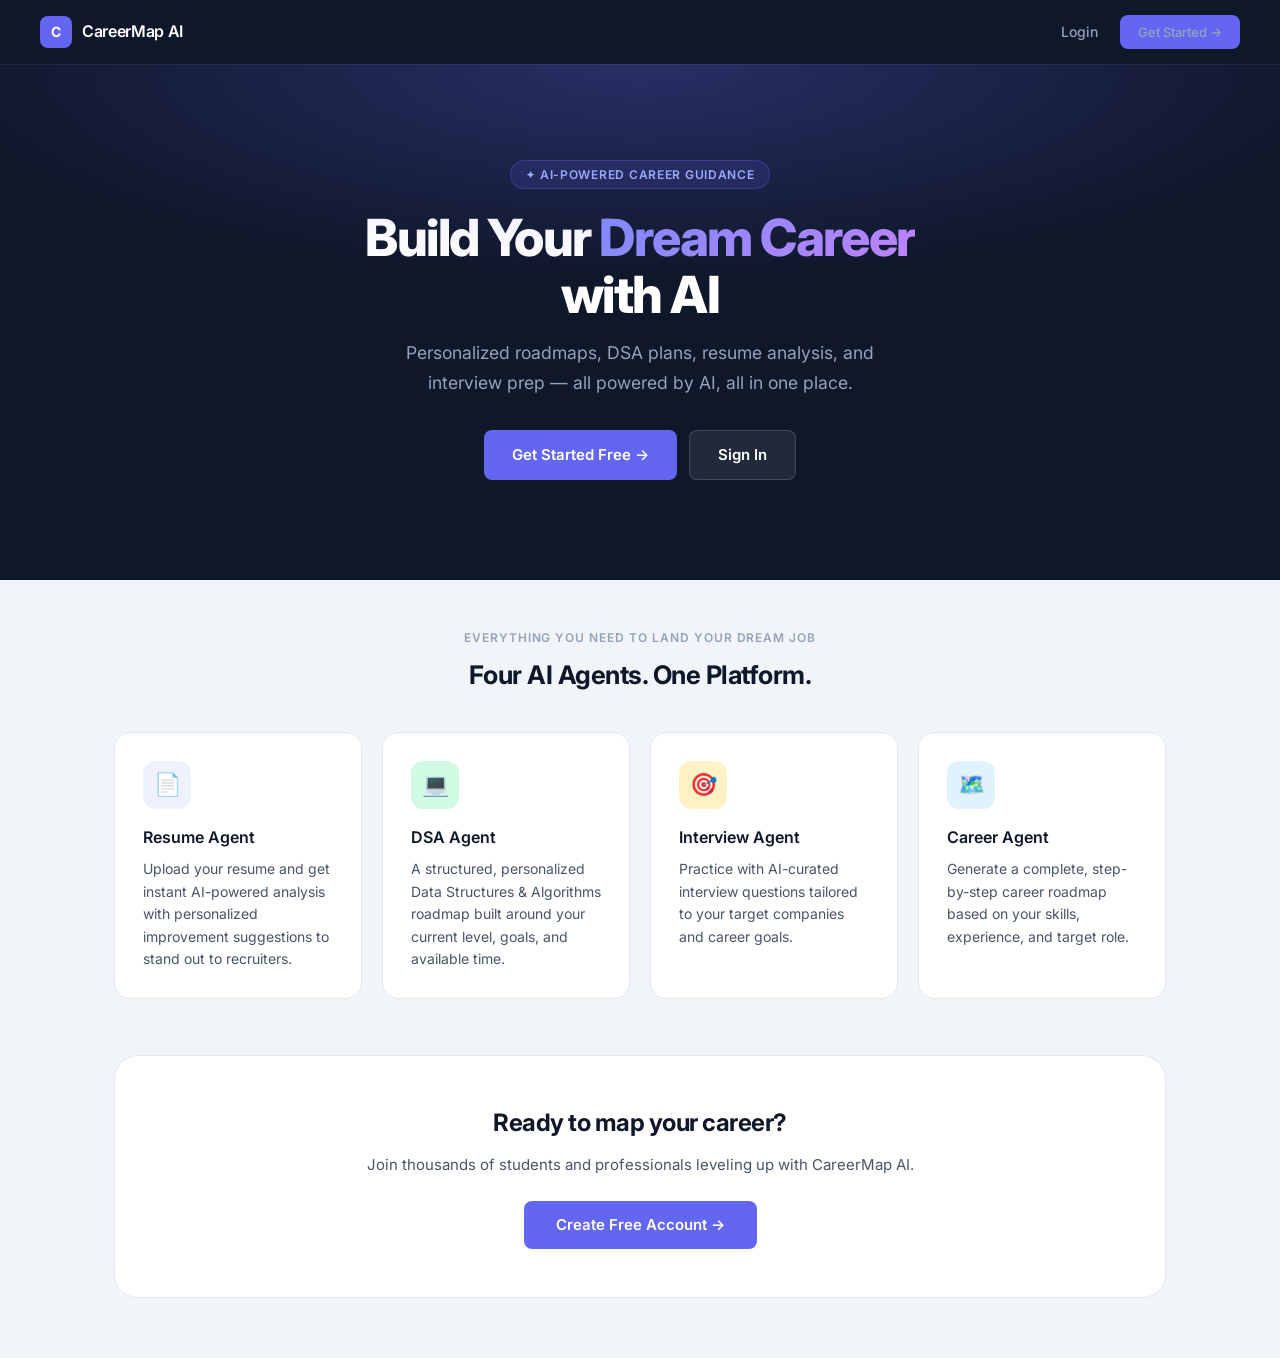
<file: src/main/resources/static/index.html>
<!DOCTYPE html>
<html lang="en">
<head>
  <meta charset="UTF-8">
  <meta name="viewport" content="width=device-width, initial-scale=1.0">
  <title>CareerMap AI — Build Your Dream Career</title>
  <link rel="stylesheet" href="style.css">
</head>
<body>

  <!-- Navbar -->
  <nav class="navbar">
    <a class="navbar-brand" href="index.html">
      <div class="navbar-logo">C</div>
      <span class="navbar-title">CareerMap AI</span>
    </a>
    <div class="navbar-nav">
      <a href="login.html">Login</a>
      <a href="register.html" class="btn btn-primary" style="font-size:13px; padding:7px 18px;">Get Started →</a>
    </div>
  </nav>

  <!-- Hero -->
  <section class="hero" style="padding: 96px 40px 100px;">
    <div class="hero-badge">✦ AI-Powered Career Guidance</div>
    <h1>Build Your <span class="accent">Dream Career</span><br>with AI</h1>
    <p>Personalized roadmaps, DSA plans, resume analysis, and interview prep — all powered by AI, all in one place.</p>
    <div class="hero-actions">
      <a href="register.html" class="btn btn-primary" style="font-size:15px; padding:12px 28px;">Get Started Free →</a>
      <a href="login.html" class="btn btn-outline" style="font-size:15px; padding:12px 28px;">Sign In</a>
    </div>
  </section>

  <!-- Features -->
  <div class="container" style="padding-top: 48px;">
    <p class="section-heading" style="justify-content:center; margin-bottom:8px; color: var(--text-muted); font-size:12px; text-transform:uppercase; letter-spacing:0.08em;">Everything you need to land your dream job</p>
    <h2 style="text-align:center; font-size:1.6rem; font-weight:700; letter-spacing:-0.02em; margin-bottom:36px; color:var(--text-primary);">Four AI Agents. One Platform.</h2>

    <div class="features">

      <div class="feature-card">
        <div class="feature-icon" style="background: var(--indigo-light);">📄</div>
        <h2>Resume Agent</h2>
        <p>Upload your resume and get instant AI-powered analysis with personalized improvement suggestions to stand out to recruiters.</p>
      </div>

      <div class="feature-card">
        <div class="feature-icon" style="background: var(--mint-light);">💻</div>
        <h2>DSA Agent</h2>
        <p>A structured, personalized Data Structures & Algorithms roadmap built around your current level, goals, and available time.</p>
      </div>

      <div class="feature-card">
        <div class="feature-icon" style="background: var(--amber-light);">🎯</div>
        <h2>Interview Agent</h2>
        <p>Practice with AI-curated interview questions tailored to your target companies and career goals.</p>
      </div>

      <div class="feature-card">
        <div class="feature-icon" style="background: var(--sky-light);">🗺️</div>
        <h2>Career Agent</h2>
        <p>Generate a complete, step-by-step career roadmap based on your skills, experience, and target role.</p>
      </div>

    </div>

    <!-- CTA -->
    <div style="text-align:center; margin-top:56px; padding:48px 24px; background:var(--surface); border:1px solid var(--border); border-radius:var(--radius-xl);">
      <h2 style="font-size:1.5rem; font-weight:700; letter-spacing:-0.02em; margin-bottom:10px;">Ready to map your career?</h2>
      <p style="color:var(--text-secondary); margin-bottom:24px; font-size:15px;">Join thousands of students and professionals leveling up with CareerMap AI.</p>
      <a href="register.html" class="btn btn-primary" style="font-size:15px; padding:12px 32px;">Create Free Account →</a>
    </div>
  </div>

</body>
</html>
</file>
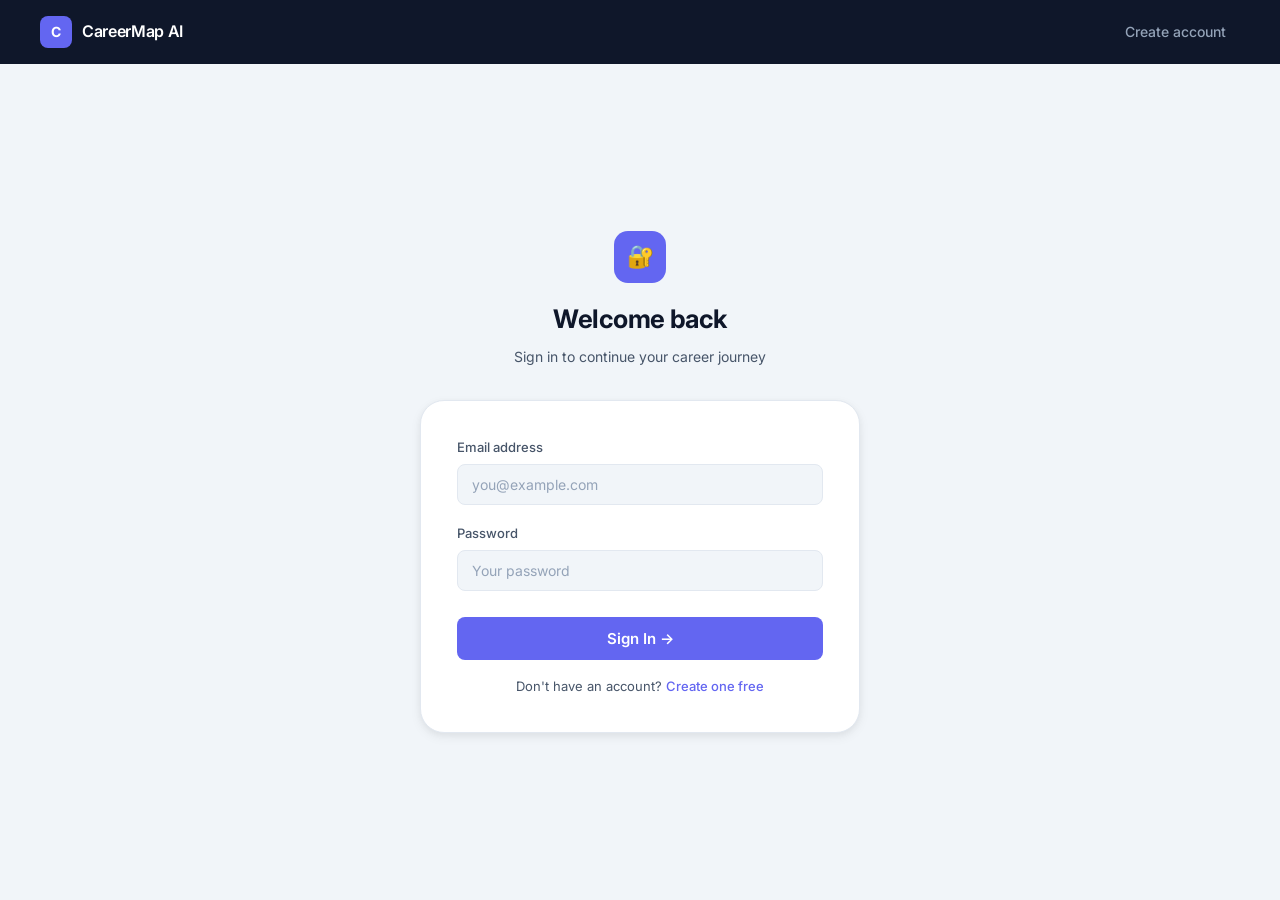
<file: src/main/resources/static/dashboard.html>
<!DOCTYPE html>
<html lang="en">
<head>
  <meta charset="UTF-8">
  <meta name="viewport" content="width=device-width, initial-scale=1.0">
  <title>Dashboard — CareerMap AI</title>
  <link rel="stylesheet" href="style.css">
</head>
<body>

  <!-- Navbar -->
  <nav class="navbar">
    <a class="navbar-brand" href="index.html">
      <div class="navbar-logo">C</div>
      <span class="navbar-title">CareerMap AI</span>
    </a>
    <div class="navbar-nav">
      <a href="index.html">Home</a>
      <button class="btn-logout" onclick="logout()">Sign Out</button>
    </div>
  </nav>

  <!-- Hero sub -->
  <section class="hero hero-sub">
    <div class="hero-badge">✦ Your Career Hub</div>
    <h1>Dashboard</h1>
    <p>Track your progress and access all your AI-powered tools</p>
  </section>

  <div class="container">

    <!-- Welcome card -->
    <div class="welcome-card">
      <h2>Welcome back, <span id="welcomeName">there</span> 👋</h2>
      <p>Your AI career journey is in progress. Keep pushing forward.</p>
    </div>

    <!-- Stats -->
    <p class="section-heading">📊 Your Progress</p>
    <div class="stats" style="margin-bottom: 32px;">

      <div class="stat-card">
        <div class="stat-icon" style="background:var(--indigo-light);">📄</div>
        <div class="stat-body">
          <h3>Resume Score</h3>
          <p style="color:var(--indigo);">90%</p>
        </div>
      </div>

      <div class="stat-card">
        <div class="stat-icon" style="background:var(--mint-light);">💻</div>
        <div class="stat-body">
          <h3>DSA Plan</h3>
          <p style="color:var(--mint);">30 Days</p>
        </div>
      </div>

      <div class="stat-card">
        <div class="stat-icon" style="background:var(--amber-light);">🎯</div>
        <div class="stat-body">
          <h3>Interview Prep</h3>
          <p style="color:var(--amber);">10 Qs</p>
        </div>
      </div>

      <div class="stat-card">
        <div class="stat-icon" style="background:var(--sky-light);">🗺️</div>
        <div class="stat-body">
          <h3>Roadmap</h3>
          <p style="color:var(--sky);">Active</p>
        </div>
      </div>

    </div>

    <!-- Tool cards -->
    <p class="section-heading">⚡ AI Tools</p>
    <div class="tools-grid">

      <div class="tool-card" onclick="window.location.href='resume.html'">
        <div class="tool-card-header">
          <div class="tool-icon" style="background:var(--indigo-light);">📄</div>
          <h2>Resume Analysis</h2>
        </div>
        <p>Upload your resume and get AI-powered feedback, scoring, and suggestions to help you stand out.</p>
        <button class="btn btn-primary" style="width:100%; justify-content:center;">Open Tool →</button>
      </div>

      <div class="tool-card" onclick="window.location.href='dsa.html'">
        <div class="tool-card-header">
          <div class="tool-icon" style="background:var(--mint-light);">💻</div>
          <h2>DSA Plan</h2>
        </div>
        <p>Your personalized Data Structures & Algorithms roadmap, structured to your pace and career goal.</p>
        <button class="btn btn-primary" style="width:100%; justify-content:center; background:var(--mint);">Open Tool →</button>
      </div>

      <div class="tool-card" onclick="window.location.href='interview.html'">
        <div class="tool-card-header">
          <div class="tool-icon" style="background:var(--amber-light);">🎯</div>
          <h2>Interview Questions</h2>
        </div>
        <p>Practice with AI-generated interview questions tailored to your career goal and target companies.</p>
        <button class="btn btn-primary" style="width:100%; justify-content:center; background:var(--amber);">Open Tool →</button>
      </div>

      <div class="tool-card" onclick="window.location.href='roadmap.html'">
        <div class="tool-card-header">
          <div class="tool-icon" style="background:var(--sky-light);">🗺️</div>
          <h2>Career Roadmap</h2>
        </div>
        <p>AI-generated step-by-step roadmap built around your skills, experience, and target role.</p>
        <button class="btn btn-primary" style="width:100%; justify-content:center; background:var(--sky);">Open Tool →</button>
      </div>

    </div>
  </div>

  <script src="script.js"></script>
</body>
</html>
</file>
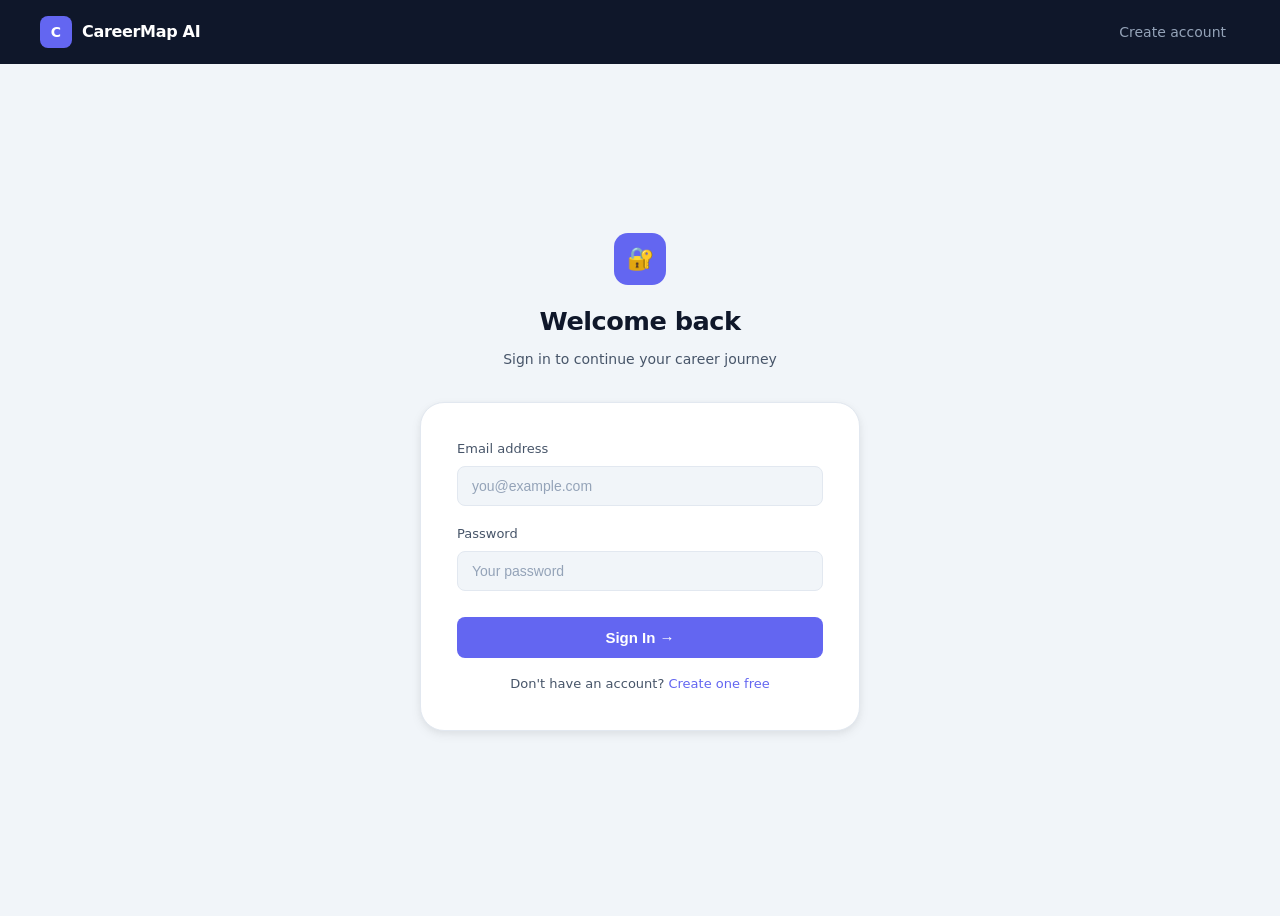
<file: src/main/resources/static/dsa.html>
<!DOCTYPE html>
<html lang="en">
<head>
  <meta charset="UTF-8">
  <meta name="viewport" content="width=device-width, initial-scale=1.0">
  <title>DSA Plan — CareerMap AI</title>
  <link rel="stylesheet" href="style.css">
</head>
<body>

  <!-- Navbar -->
  <nav class="navbar">
    <a class="navbar-brand" href="index.html">
      <div class="navbar-logo">C</div>
      <span class="navbar-title">CareerMap AI</span>
    </a>
    <div class="navbar-nav">
      <a href="dashboard.html">Dashboard</a>
    </div>
  </nav>

  <!-- Hero -->
  <section class="hero hero-sub" style="background: linear-gradient(135deg, #0F172A 0%, #064e3b 100%);">
    <div class="hero-badge" style="border-color:rgba(16,185,129,0.4); color:#6ee7b7; background:rgba(16,185,129,0.1);">💻 DSA Agent</div>
    <h1>Your DSA Plan</h1>
    <p>Structured coding preparation tailored to your pace and goals</p>
  </section>

  <a href="dashboard.html" class="btn-back">← Back to Dashboard</a>

  <div class="container" style="padding-top:0;">
    <div class="card" style="max-width:760px; margin:0 auto;">

      <!-- Info strip -->
      <div style="display:flex; gap:16px; flex-wrap:wrap; margin-bottom:24px;">
        <div style="background:var(--mint-light); border-radius:var(--radius-md); padding:12px 18px; flex:1; min-width:140px;">
          <p style="font-size:11px; font-weight:600; color:var(--mint); text-transform:uppercase; letter-spacing:0.06em; margin-bottom:2px;">Duration</p>
          <p style="font-size:1.3rem; font-weight:700; color:var(--text-primary);">30 Days</p>
        </div>
        <div style="background:var(--indigo-light); border-radius:var(--radius-md); padding:12px 18px; flex:1; min-width:140px;">
          <p style="font-size:11px; font-weight:600; color:var(--indigo); text-transform:uppercase; letter-spacing:0.06em; margin-bottom:2px;">Level</p>
          <p style="font-size:1.3rem; font-weight:700; color:var(--text-primary);">Personalized</p>
        </div>
        <div style="background:var(--amber-light); border-radius:var(--radius-md); padding:12px 18px; flex:1; min-width:140px;">
          <p style="font-size:11px; font-weight:600; color:var(--amber); text-transform:uppercase; letter-spacing:0.06em; margin-bottom:2px;">Status</p>
          <p style="font-size:1.3rem; font-weight:700; color:var(--text-primary);">Active</p>
        </div>
      </div>

      <p class="section-heading">📋 Your Personalized Roadmap</p>

      <div id="loadingDsa" class="loading-state">
        <div class="spinner" style="border-top-color:var(--mint);"></div>
        <span>Loading your DSA plan…</span>
      </div>
      <pre id="dsa" style="display:none; border-left-color:var(--mint);"></pre>

    </div>
  </div>

  <script src="script.js"></script>
</body>
</html>
</file>
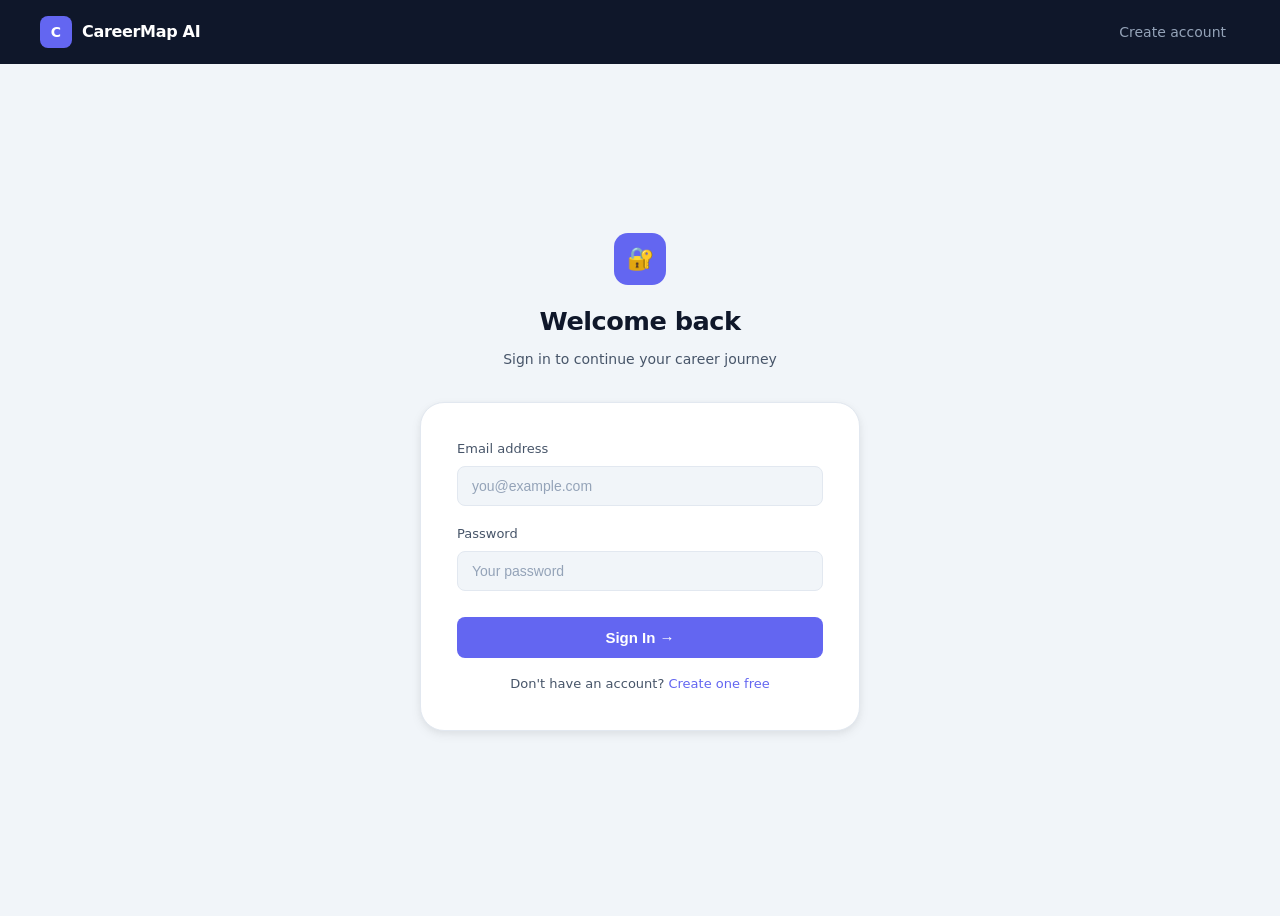
<file: src/main/resources/static/interview.html>
<!DOCTYPE html>
<html lang="en">
<head>
  <meta charset="UTF-8">
  <meta name="viewport" content="width=device-width, initial-scale=1.0">
  <title>Interview Prep — CareerMap AI</title>
  <link rel="stylesheet" href="style.css">
</head>
<body>

  <!-- Navbar -->
  <nav class="navbar">
    <a class="navbar-brand" href="index.html">
      <div class="navbar-logo">C</div>
      <span class="navbar-title">CareerMap AI</span>
    </a>
    <div class="navbar-nav">
      <a href="dashboard.html">Dashboard</a>
      <button class="btn-logout" onclick="logout()">Sign Out</button>
    </div>
  </nav>

  <!-- Hero -->
  <section class="hero hero-sub" style="background: linear-gradient(135deg, #0F172A 0%, #78350f 100%);">
    <div class="hero-badge" style="border-color:rgba(245,158,11,0.4); color:#fcd34d; background:rgba(245,158,11,0.1);">🎯 Interview Agent</div>
    <h1>Interview Preparation</h1>
    <p>AI-curated questions tailored to your career goal and target companies</p>
  </section>

  <a href="dashboard.html" class="btn-back">← Back to Dashboard</a>

  <div class="container" style="padding-top:0;">
    <div class="card" style="max-width:760px; margin:0 auto;">

      <!-- Info strip -->
      <div style="background:var(--amber-light); border-radius:var(--radius-md); padding:14px 18px; margin-bottom:24px; display:flex; align-items:center; gap:12px;">
        <span style="font-size:20px;">💡</span>
        <p style="font-size:13px; color:var(--text-secondary); margin:0;">Questions are generated based on your profile — career goal, skills, and target companies.</p>
      </div>

      <p class="section-heading">📝 Your Interview Questions</p>

      <div id="loadingInterview" class="loading-state">
        <div class="spinner" style="border-top-color:var(--amber);"></div>
        <span>Loading your interview questions…</span>
      </div>
      <pre id="interview" style="display:none; border-left-color:var(--amber);"></pre>

    </div>
  </div>

  <script src="script.js"></script>
</body>
</html>
</file>
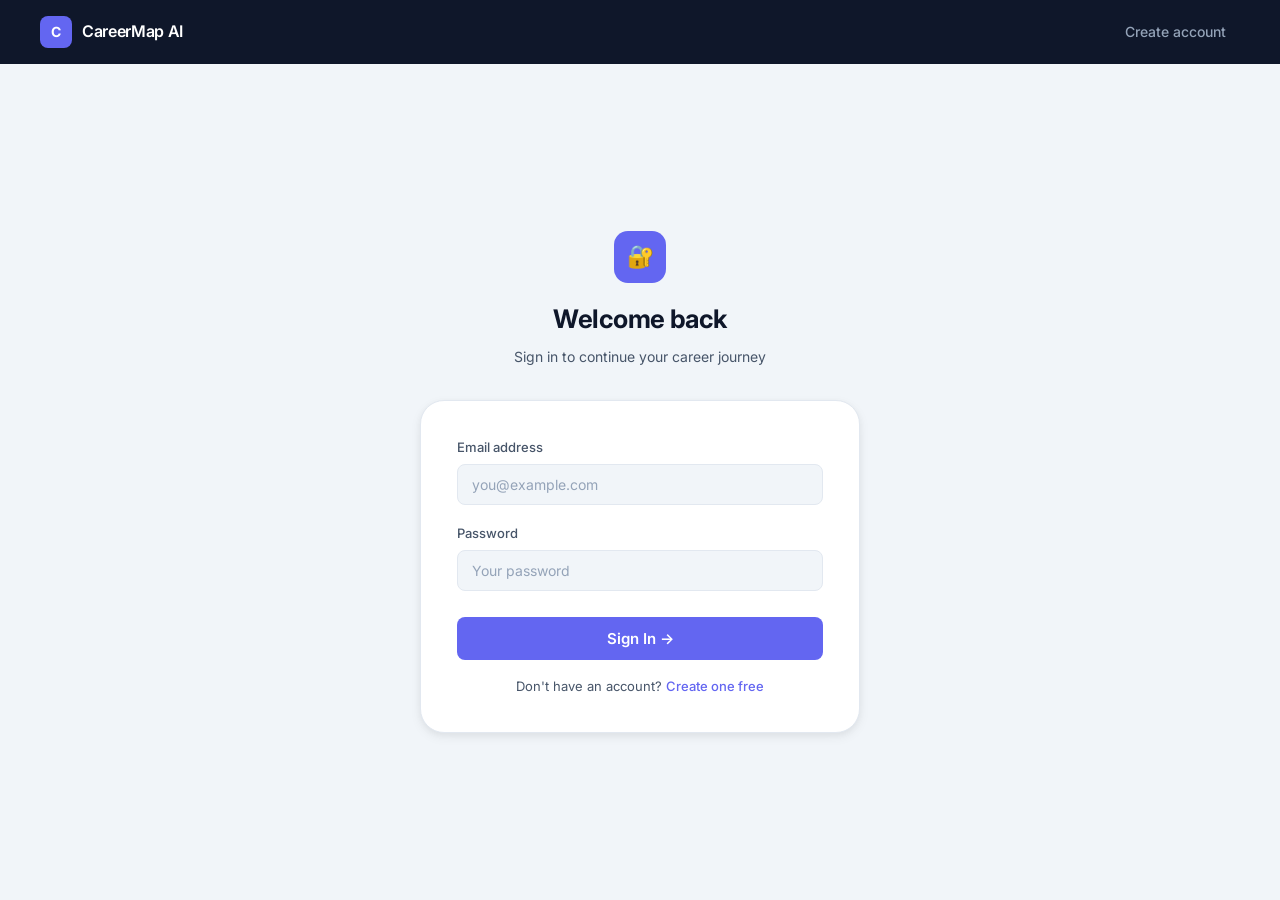
<file: src/main/resources/static/login.html>
<!DOCTYPE html>
<html lang="en">
<head>
  <meta charset="UTF-8">
  <meta name="viewport" content="width=device-width, initial-scale=1.0">
  <title>Sign In — CareerMap AI</title>
  <link rel="stylesheet" href="style.css">
</head>
<body style="background:var(--bg); min-height:100vh; display:flex; flex-direction:column;">

  <!-- Navbar -->
  <nav class="navbar">
    <a class="navbar-brand" href="index.html">
      <div class="navbar-logo">C</div>
      <span class="navbar-title">CareerMap AI</span>
    </a>
    <div class="navbar-nav">
      <a href="register.html">Create account</a>
    </div>
  </nav>

  <!-- Form -->
  <div style="flex:1; display:flex; align-items:center; justify-content:center; padding:40px 24px;">
    <div style="width:100%; max-width:440px;">

      <div style="text-align:center; margin-bottom:32px;">
        <div style="width:52px; height:52px; background:var(--indigo); border-radius:14px; display:flex; align-items:center; justify-content:center; font-size:22px; margin:0 auto 16px;">🔐</div>
        <h1 style="font-size:1.6rem; font-weight:700; letter-spacing:-0.02em; margin-bottom:6px;">Welcome back</h1>
        <p style="color:var(--text-secondary); font-size:14px;">Sign in to continue your career journey</p>
      </div>

      <div class="form-card">
        <div class="form-group">
          <label class="form-label" for="loginEmail">Email address</label>
          <input class="form-input" type="email" id="loginEmail" placeholder="you@example.com" autocomplete="email">
        </div>

        <div class="form-group">
          <label class="form-label" for="loginPassword">Password</label>
          <input class="form-input" type="password" id="loginPassword" placeholder="Your password" autocomplete="current-password">
        </div>

        <button class="btn btn-primary" onclick="loginUser()" style="width:100%; justify-content:center; font-size:15px; padding:12px; margin-top:8px;">Sign In →</button>

        <div class="form-footer" style="margin-top:16px;">
          Don't have an account? <a href="register.html">Create one free</a>
        </div>
      </div>

    </div>
  </div>

  <script src="script.js"></script>
</body>
</html>
</file>
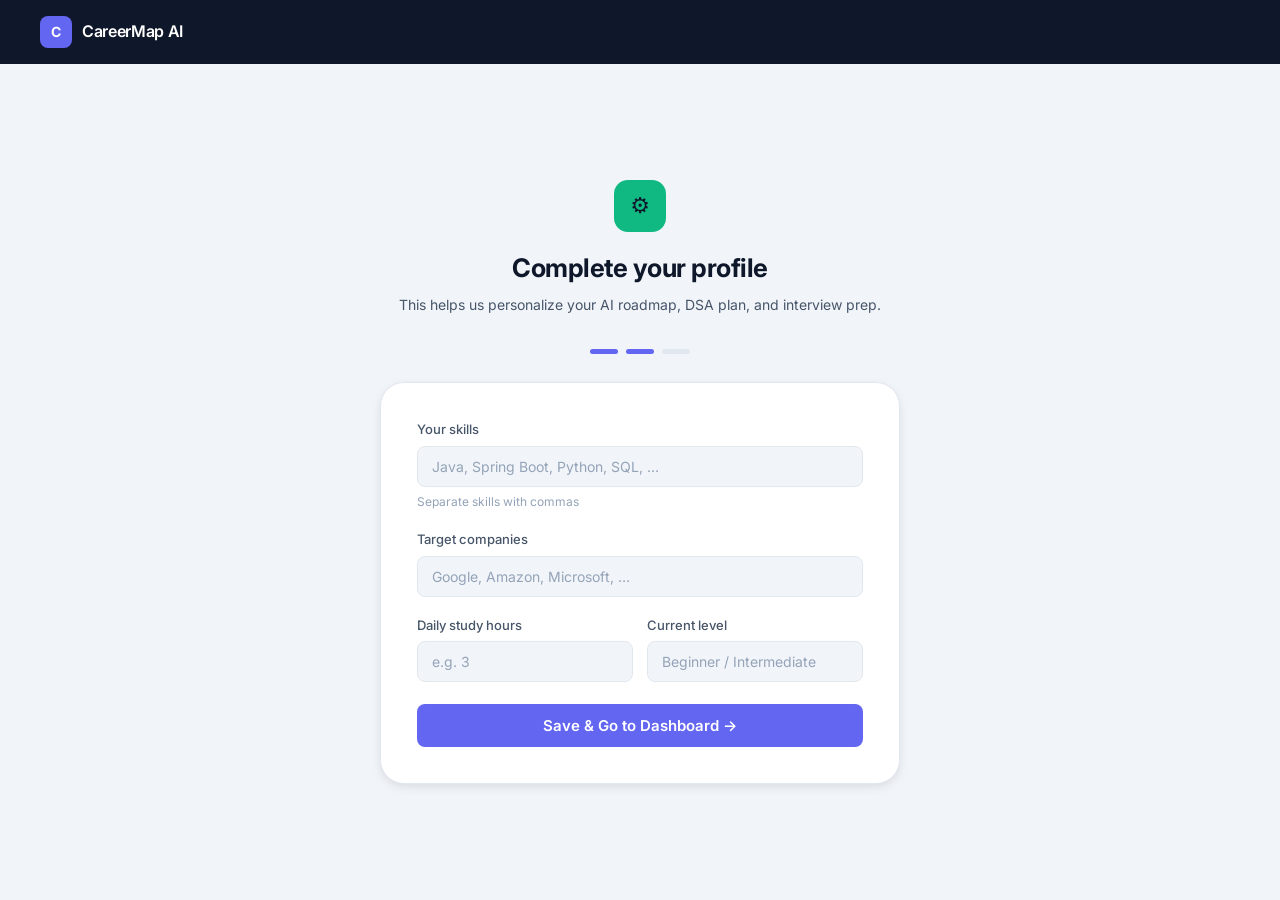
<file: src/main/resources/static/Profile.html>
<!DOCTYPE html>
<html lang="en">
<head>
  <meta charset="UTF-8">
  <meta name="viewport" content="width=device-width, initial-scale=1.0">
  <title>Profile Setup — CareerMap AI</title>
  <link rel="stylesheet" href="style.css">
</head>
<body style="background:var(--bg); min-height:100vh; display:flex; flex-direction:column;">

  <!-- Navbar -->
  <nav class="navbar">
    <a class="navbar-brand" href="index.html">
      <div class="navbar-logo">C</div>
      <span class="navbar-title">CareerMap AI</span>
    </a>
  </nav>

  <!-- Form -->
  <div style="flex:1; display:flex; align-items:center; justify-content:center; padding:40px 24px;">
    <div style="width:100%; max-width:520px;">

      <div style="text-align:center; margin-bottom:32px;">
        <div style="width:52px; height:52px; background:var(--mint); border-radius:14px; display:flex; align-items:center; justify-content:center; font-size:22px; margin:0 auto 16px;">⚙️</div>
        <h1 style="font-size:1.6rem; font-weight:700; letter-spacing:-0.02em; margin-bottom:6px;">Complete your profile</h1>
        <p style="color:var(--text-secondary); font-size:14px;">This helps us personalize your AI roadmap, DSA plan, and interview prep.</p>
      </div>

      <!-- Progress dots -->
      <div style="display:flex; justify-content:center; gap:8px; margin-bottom:28px;">
        <div style="width:28px;height:5px;border-radius:100px;background:var(--indigo);"></div>
        <div style="width:28px;height:5px;border-radius:100px;background:var(--indigo);"></div>
        <div style="width:28px;height:5px;border-radius:100px;background:var(--border);"></div>
      </div>

      <div class="form-card">
        <div class="form-group">
          <label class="form-label" for="skills">Your skills</label>
          <input class="form-input" type="text" id="skills" placeholder="Java, Spring Boot, Python, SQL, …">
          <p style="color:var(--text-muted);font-size:12px;margin-top:5px;">Separate skills with commas</p>
        </div>

        <div class="form-group">
          <label class="form-label" for="targetCompanies">Target companies</label>
          <input class="form-input" type="text" id="targetCompanies" placeholder="Google, Amazon, Microsoft, …">
        </div>

        <div style="display:grid; grid-template-columns:1fr 1fr; gap:14px;">
          <div class="form-group" style="margin-bottom:0;">
            <label class="form-label" for="dailyStudyHours">Daily study hours</label>
            <input class="form-input" type="number" id="dailyStudyHours" placeholder="e.g. 3" min="1" max="12">
          </div>
          <div class="form-group" style="margin-bottom:0;">
            <label class="form-label" for="currentLevel">Current level</label>
            <input class="form-input" type="text" id="currentLevel" placeholder="Beginner / Intermediate">
          </div>
        </div>

        <button class="btn btn-primary" onclick="saveProfile()" style="width:100%; justify-content:center; font-size:15px; padding:12px; margin-top:22px;">Save & Go to Dashboard →</button>
      </div>

    </div>
  </div>

  <script src="script.js"></script>
</body>
</html>
</file>
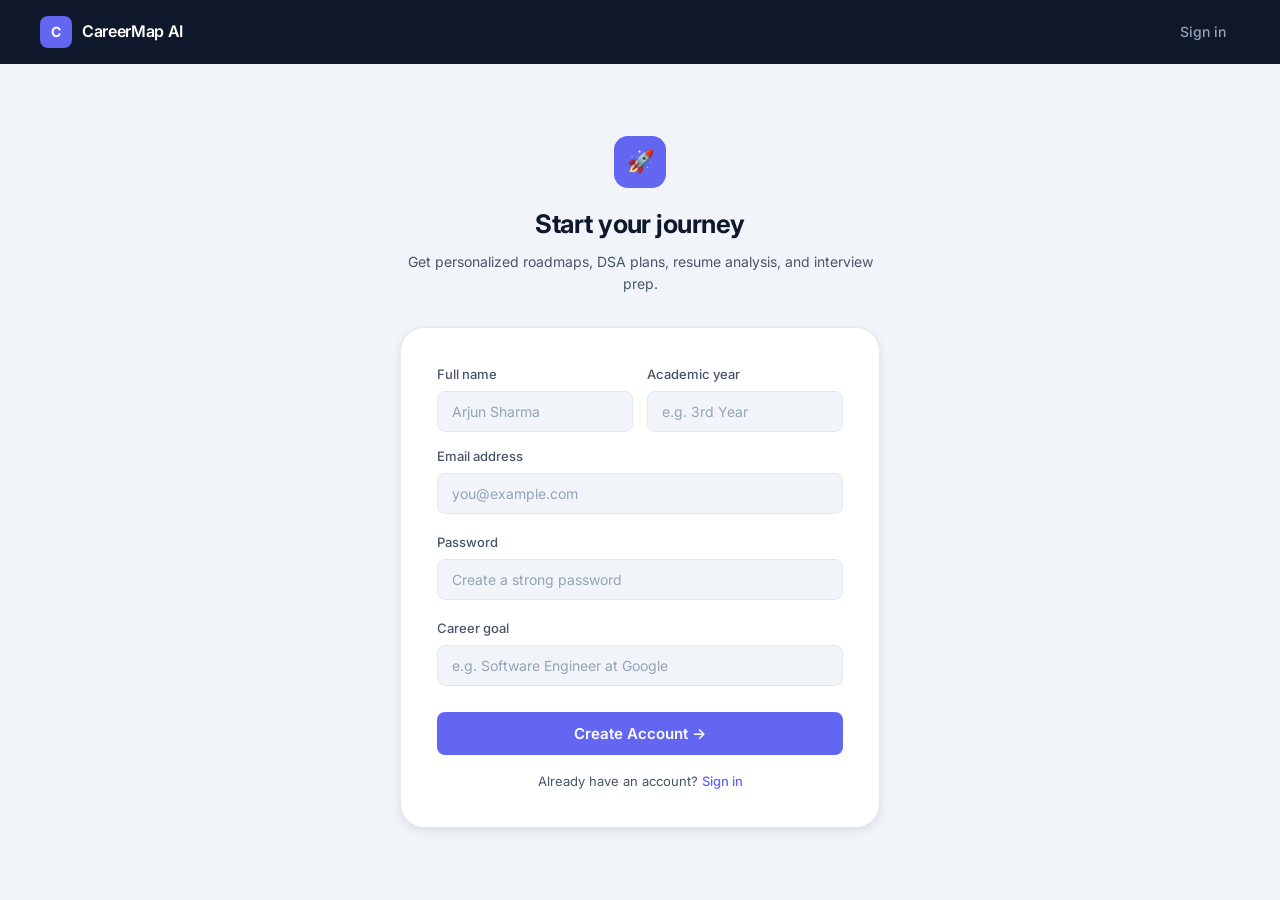
<file: src/main/resources/static/register.html>
<!DOCTYPE html>
<html lang="en">
<head>
  <meta charset="UTF-8">
  <meta name="viewport" content="width=device-width, initial-scale=1.0">
  <title>Create Account — CareerMap AI</title>
  <link rel="stylesheet" href="style.css">
</head>
<body style="background:var(--bg); min-height:100vh; display:flex; flex-direction:column;">

  <!-- Navbar -->
  <nav class="navbar">
    <a class="navbar-brand" href="index.html">
      <div class="navbar-logo">C</div>
      <span class="navbar-title">CareerMap AI</span>
    </a>
    <div class="navbar-nav">
      <a href="login.html">Sign in</a>
    </div>
  </nav>

  <!-- Form -->
  <div style="flex:1; display:flex; align-items:center; justify-content:center; padding:40px 24px;">
    <div style="width:100%; max-width:480px;">

      <div style="text-align:center; margin-bottom:32px;">
        <div style="width:52px; height:52px; background:var(--indigo); border-radius:14px; display:flex; align-items:center; justify-content:center; font-size:22px; margin:0 auto 16px;">🚀</div>
        <h1 style="font-size:1.6rem; font-weight:700; letter-spacing:-0.02em; margin-bottom:6px;">Start your journey</h1>
        <p style="color:var(--text-secondary); font-size:14px;">Get personalized roadmaps, DSA plans, resume analysis, and interview prep.</p>
      </div>

      <div class="form-card">
        <div style="display:grid; grid-template-columns:1fr 1fr; gap:14px;">
          <div class="form-group" style="margin-bottom:0;">
            <label class="form-label" for="name">Full name</label>
            <input class="form-input" type="text" id="name" placeholder="Arjun Sharma" autocomplete="name">
          </div>
          <div class="form-group" style="margin-bottom:0;">
            <label class="form-label" for="year">Academic year</label>
            <input class="form-input" type="text" id="year" placeholder="e.g. 3rd Year">
          </div>
        </div>

        <div class="form-group" style="margin-top:14px;">
          <label class="form-label" for="email">Email address</label>
          <input class="form-input" type="email" id="email" placeholder="you@example.com" autocomplete="email">
        </div>

        <div class="form-group">
          <label class="form-label" for="password">Password</label>
          <input class="form-input" type="password" id="password" placeholder="Create a strong password" autocomplete="new-password">
        </div>

        <div class="form-group">
          <label class="form-label" for="careerGoal">Career goal</label>
          <input class="form-input" type="text" id="careerGoal" placeholder="e.g. Software Engineer at Google">
        </div>

        <button class="btn btn-primary" onclick="registerUser()" style="width:100%; justify-content:center; font-size:15px; padding:12px; margin-top:8px;">Create Account →</button>

        <div class="form-footer" style="margin-top:16px;">
          Already have an account? <a href="login.html">Sign in</a>
        </div>
      </div>

    </div>
  </div>

  <script src="script.js"></script>
</body>
</html>
</file>
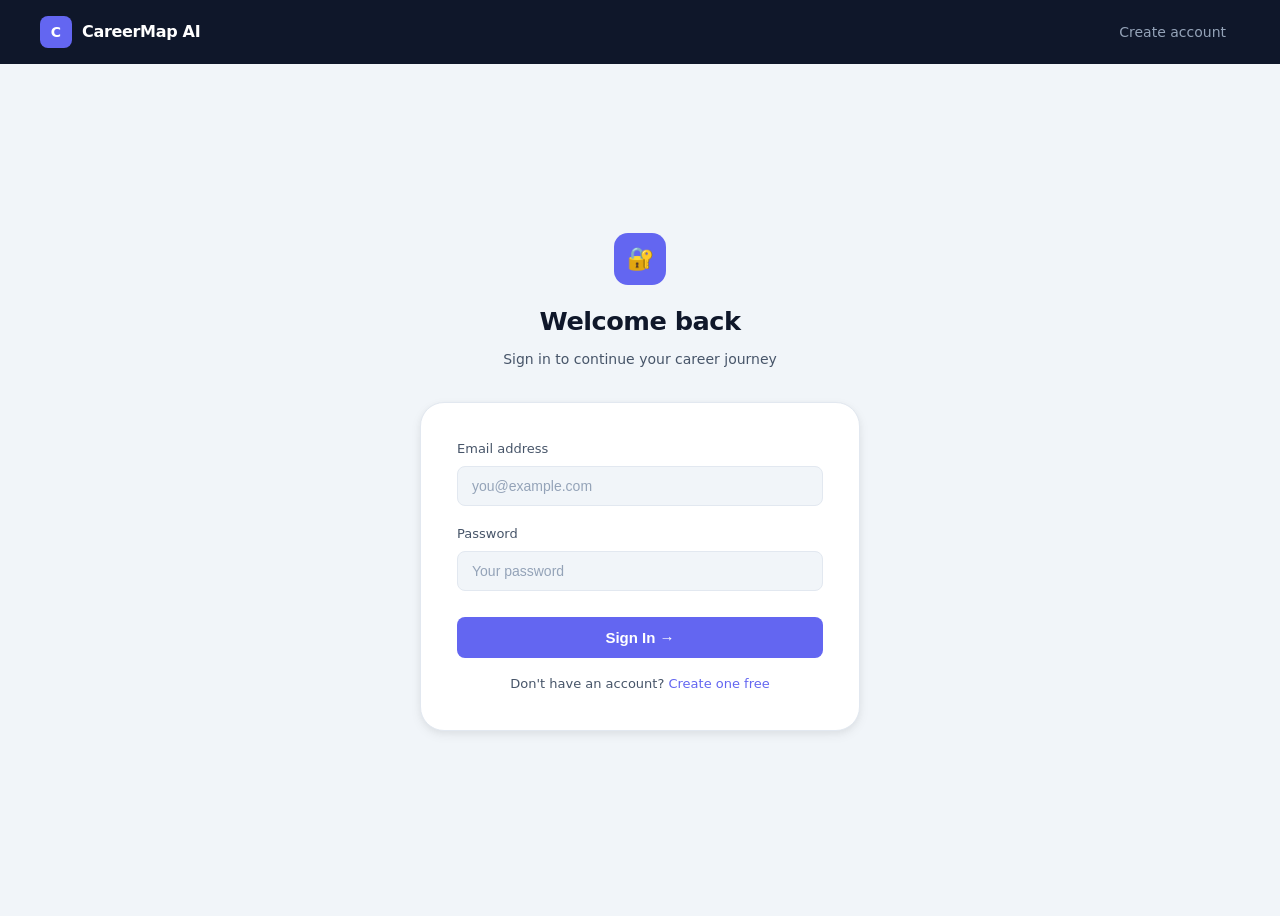
<file: src/main/resources/static/resume.html>
<!DOCTYPE html>
<html lang="en">
<head>
  <meta charset="UTF-8">
  <meta name="viewport" content="width=device-width, initial-scale=1.0">
  <title>Resume Analysis — CareerMap AI</title>
  <link rel="stylesheet" href="style.css">
</head>
<body>

  <!-- Navbar -->
  <nav class="navbar">
    <a class="navbar-brand" href="index.html">
      <div class="navbar-logo">C</div>
      <span class="navbar-title">CareerMap AI</span>
    </a>
    <div class="navbar-nav">
      <a href="dashboard.html">Dashboard</a>
    </div>
  </nav>

  <!-- Hero -->
  <section class="hero hero-sub">
    <div class="hero-badge">📄 Resume Agent</div>
    <h1>Resume Analysis</h1>
    <p>Get AI-powered feedback and a score to improve your resume</p>
  </section>

  <a href="dashboard.html" class="btn-back">← Back to Dashboard</a>

  <div class="container" style="padding-top:0;">
    <div class="card" style="max-width:760px; margin:0 auto;">

      <!-- Upload area -->
      <div class="file-upload-area" onclick="document.getElementById('resumeFile').click()">
        <div class="file-upload-icon">📎</div>
        <h3>Drop your resume here</h3>
        <p>Supports PDF — click to browse or drag and drop</p>
        <input type="file" id="resumeFile" accept=".pdf" style="display:none;" onchange="updateFileName(this)">
      </div>

      <div id="fileChosen" style="font-size:13px; color:var(--text-secondary); margin-bottom:14px; display:none;">
        ✅ <span id="fileName"></span>
      </div>

      <button class="btn btn-primary" onclick="uploadResume()" style="width:100%; justify-content:center; font-size:15px; padding:12px;">
        Analyze Resume →
      </button>

      <!-- Upload result -->
      <pre id="resumeResult" style="display:none;"></pre>

      <!-- Divider -->
      <div style="border-top:1px solid var(--border); margin:28px 0;"></div>

      <!-- Saved analysis -->
      <p class="section-heading">📊 Your AI Analysis</p>
      <div id="loadingResume" class="loading-state">
        <div class="spinner"></div>
        <span>Loading your resume analysis…</span>
      </div>
      <pre id="resume" style="display:none;"></pre>

    </div>
  </div>

  <script src="script.js"></script>
  <script>
    function updateFileName(input) {
      if (input.files[0]) {
        document.getElementById('fileName').textContent = input.files[0].name;
        document.getElementById('fileChosen').style.display = 'block';
      }
    }
  </script>
</body>
</html>
</file>
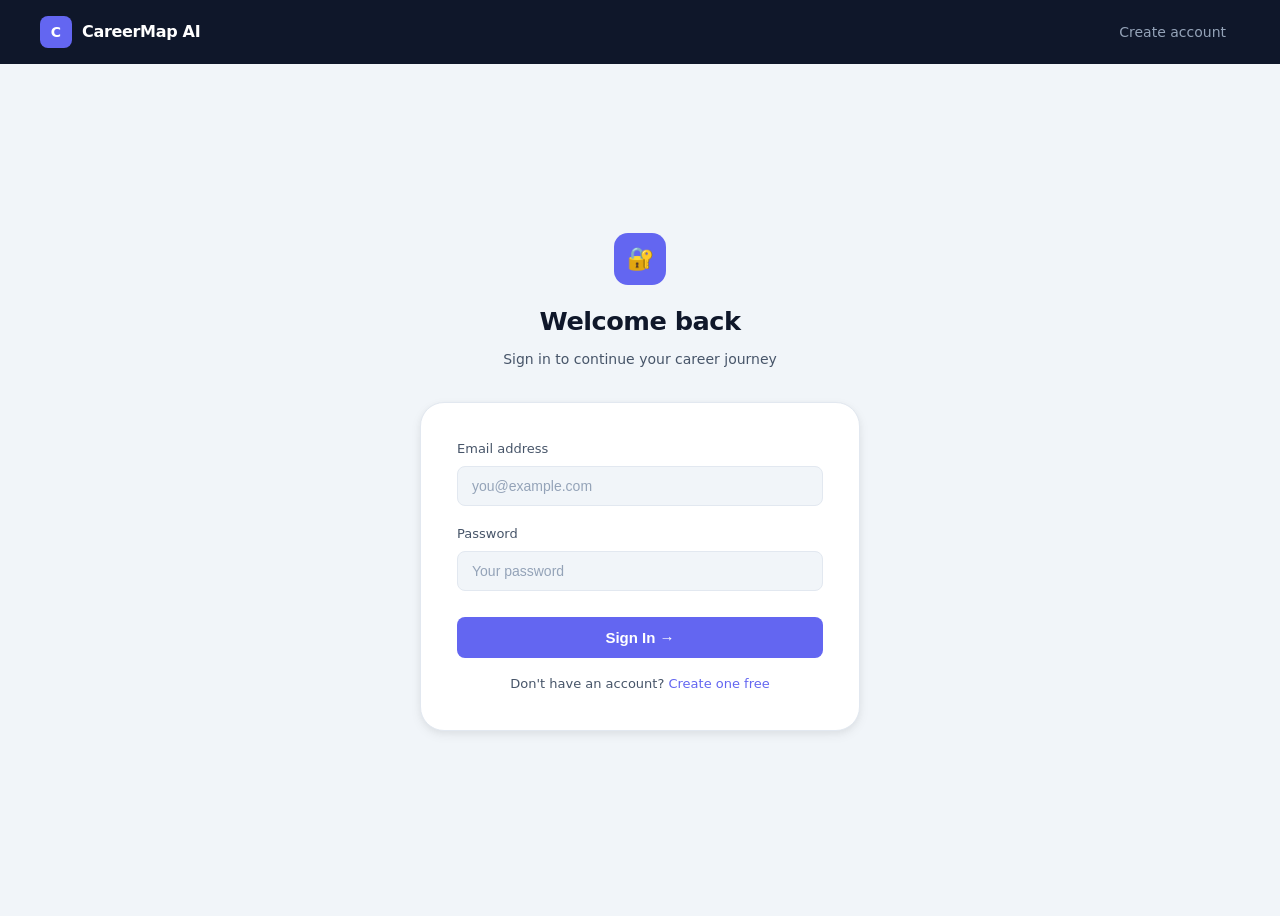
<file: src/main/resources/static/roadmap.html>
<!DOCTYPE html>
<html lang="en">
<head>
  <meta charset="UTF-8">
  <meta name="viewport" content="width=device-width, initial-scale=1.0">
  <title>Career Roadmap — CareerMap AI</title>
  <link rel="stylesheet" href="style.css">
</head>
<body>

  <!-- Navbar -->
  <nav class="navbar">
    <a class="navbar-brand" href="index.html">
      <div class="navbar-logo">C</div>
      <span class="navbar-title">CareerMap AI</span>
    </a>
    <div class="navbar-nav">
      <a href="dashboard.html">Dashboard</a>
    </div>
  </nav>

  <!-- Hero -->
  <section class="hero hero-sub" style="background: linear-gradient(135deg, #0F172A 0%, #0c4a6e 100%);">
    <div class="hero-badge" style="border-color:rgba(14,165,233,0.4); color:#7dd3fc; background:rgba(14,165,233,0.1);">🗺️ Career Agent</div>
    <h1>Career Roadmap</h1>
    <p>Your AI-generated, step-by-step path to your dream role</p>
  </section>

  <a href="dashboard.html" class="btn-back">← Back to Dashboard</a>

  <div class="container" style="padding-top:0;">
    <div class="card" style="max-width:760px; margin:0 auto;">

      <div style="background:var(--sky-light); border-radius:var(--radius-md); padding:14px 18px; margin-bottom:24px; display:flex; align-items:center; gap:12px;">
        <span style="font-size:20px;">🤖</span>
        <p style="font-size:13px; color:var(--text-secondary); margin:0;">Your roadmap is generated based on your profile — skills, academic year, career goal, and current level.</p>
      </div>

      <p class="section-heading">🗺️ Your Personalized Roadmap</p>

      <div id="loadingCareer" class="loading-state">
        <div class="spinner" style="border-top-color:var(--sky);"></div>
        <p style="text-align:center; margin-top:8px; font-size:13px; color:var(--text-muted);">Analyzing your profile and generating your roadmap…</p>
      </div>
      <pre id="career" style="display:none; border-left-color:var(--sky);"></pre>

    </div>
  </div>

  <script src="script.js"></script>
</body>
</html>
</file>
<file: src/main/resources/static/style.css>
@import url('https://fonts.googleapis.com/css2?family=Inter:wght@300;400;500;600;700;800&display=swap');

*, *::before, *::after { box-sizing: border-box; margin: 0; padding: 0; }

:root {
  --navy: #0F172A;
  --navy-800: #1E293B;
  --navy-700: #334155;
  --indigo: #6366F1;
  --indigo-dark: #4F46E5;
  --indigo-light: #EEF2FF;
  --mint: #10B981;
  --mint-light: #D1FAE5;
  --amber: #F59E0B;
  --amber-light: #FEF3C7;
  --rose: #F43F5E;
  --rose-light: #FFE4E6;
  --sky: #0EA5E9;
  --sky-light: #E0F2FE;
  --bg: #F1F5F9;
  --surface: #FFFFFF;
  --border: #E2E8F0;
  --border-strong: #CBD5E1;
  --text-primary: #0F172A;
  --text-secondary: #475569;
  --text-muted: #94A3B8;
  --radius-sm: 8px;
  --radius-md: 12px;
  --radius-lg: 16px;
  --radius-xl: 24px;
  --shadow-sm: 0 1px 3px rgba(0,0,0,0.06), 0 1px 2px rgba(0,0,0,0.04);
  --shadow-md: 0 4px 12px rgba(0,0,0,0.06), 0 2px 6px rgba(0,0,0,0.04);
  --shadow-lg: 0 12px 32px rgba(0,0,0,0.08), 0 4px 12px rgba(0,0,0,0.04);
}

body {
  font-family: 'Inter', system-ui, sans-serif;
  background: var(--bg);
  color: var(--text-primary);
  min-height: 100vh;
  font-size: 15px;
  line-height: 1.6;
}

/* ── NAVBAR ── */
.navbar {
  background: var(--navy);
  padding: 0 40px;
  height: 64px;
  display: flex;
  align-items: center;
  justify-content: space-between;
  position: sticky;
  top: 0;
  z-index: 100;
  box-shadow: 0 1px 0 rgba(255,255,255,0.06);
}

.navbar-brand {
  display: flex;
  align-items: center;
  gap: 10px;
  text-decoration: none;
}

.navbar-logo {
  width: 32px; height: 32px;
  background: var(--indigo);
  border-radius: 8px;
  display: flex; align-items: center; justify-content: center;
  font-weight: 700; font-size: 14px; color: white;
}

.navbar-title {
  color: white;
  font-weight: 600;
  font-size: 16px;
  letter-spacing: -0.02em;
}

.navbar-nav {
  display: flex;
  align-items: center;
  gap: 8px;
}

.navbar-nav a {
  color: #94A3B8;
  text-decoration: none;
  font-size: 14px;
  font-weight: 500;
  padding: 6px 14px;
  border-radius: var(--radius-sm);
  transition: all 0.15s;
}
.navbar-nav a:hover { color: white; background: rgba(255,255,255,0.08); }

.btn-logout {
  background: rgba(244,63,94,0.15) !important;
  color: #FDA4AF !important;
  border: 1px solid rgba(244,63,94,0.25) !important;
  font-size: 13px;
  font-weight: 500;
  padding: 6px 14px;
  border-radius: var(--radius-sm);
  cursor: pointer;
  transition: all 0.15s;
  font-family: inherit;
}
.btn-logout:hover { background: rgba(244,63,94,0.25) !important; color: white !important; }

/* ── HERO ── */
.hero {
  background: var(--navy);
  padding: 72px 40px 80px;
  text-align: center;
  position: relative;
  overflow: hidden;
}

.hero::before {
  content: '';
  position: absolute;
  inset: 0;
  background: radial-gradient(ellipse 80% 60% at 50% 0%, rgba(99,102,241,0.3) 0%, transparent 70%);
  pointer-events: none;
}

.hero-badge {
  display: inline-flex;
  align-items: center;
  gap: 6px;
  background: rgba(99,102,241,0.15);
  border: 1px solid rgba(99,102,241,0.3);
  color: #A5B4FC;
  font-size: 12px;
  font-weight: 600;
  letter-spacing: 0.06em;
  text-transform: uppercase;
  padding: 4px 14px;
  border-radius: 100px;
  margin-bottom: 20px;
}

.hero h1 {
  font-size: clamp(2rem, 5vw, 3.2rem);
  font-weight: 800;
  color: white;
  letter-spacing: -0.03em;
  line-height: 1.1;
  margin-bottom: 16px;
}

.hero h1 .accent {
  background: linear-gradient(135deg, #818CF8, #C084FC);
  -webkit-background-clip: text;
  -webkit-text-fill-color: transparent;
  background-clip: text;
}

.hero p {
  color: #94A3B8;
  font-size: 1.1rem;
  max-width: 520px;
  margin: 0 auto 32px;
  line-height: 1.7;
}

.hero-actions {
  display: flex;
  gap: 12px;
  justify-content: center;
  flex-wrap: wrap;
}

.hero-sub {
  padding: 48px 40px 56px;
}

.hero-sub h1 {
  font-size: 2rem;
  font-weight: 700;
  color: white;
  letter-spacing: -0.02em;
  margin-bottom: 8px;
}

.hero-sub p { color: #94A3B8; font-size: 1rem; }

/* ── BUTTONS ── */
.btn {
  display: inline-flex;
  align-items: center;
  gap: 8px;
  font-family: 'Inter', sans-serif;
  font-size: 14px;
  font-weight: 600;
  padding: 10px 22px;
  border-radius: var(--radius-sm);
  border: none;
  cursor: pointer;
  text-decoration: none;
  transition: all 0.2s;
  white-space: nowrap;
}

.btn-primary {
  background: var(--indigo);
  color: white;
}
.btn-primary:hover { background: var(--indigo-dark); transform: translateY(-1px); box-shadow: 0 6px 20px rgba(99,102,241,0.4); }

.btn-outline {
  background: rgba(255,255,255,0.08);
  color: white;
  border: 1px solid rgba(255,255,255,0.15);
}
.btn-outline:hover { background: rgba(255,255,255,0.14); }

.btn-ghost {
  background: white;
  color: var(--text-primary);
  border: 1px solid var(--border);
  font-size: 13px;
  padding: 8px 16px;
}
.btn-ghost:hover { border-color: var(--border-strong); background: var(--bg); }

.btn-back {
  display: inline-flex;
  align-items: center;
  gap: 6px;
  background: var(--surface);
  color: var(--text-secondary);
  border: 1px solid var(--border);
  border-radius: var(--radius-sm);
  padding: 8px 16px;
  font-size: 13px;
  font-weight: 500;
  cursor: pointer;
  text-decoration: none;
  font-family: inherit;
  margin: 20px 40px;
  transition: all 0.15s;
}
.btn-back:hover { color: var(--indigo); border-color: var(--indigo); }

/* ── CONTAINER ── */
.container {
  max-width: 1100px;
  margin: 0 auto;
  padding: 32px 24px 60px;
}

.container-sm {
  max-width: 560px;
  margin: 40px auto;
  padding: 0 24px 60px;
}

/* ── CARDS ── */
.card {
  background: var(--surface);
  border: 1px solid var(--border);
  border-radius: var(--radius-lg);
  padding: 28px;
  box-shadow: var(--shadow-sm);
}

.card-hover {
  transition: all 0.2s;
}
.card-hover:hover {
  transform: translateY(-4px);
  box-shadow: var(--shadow-lg);
  border-color: var(--border-strong);
}

.card h2 {
  font-size: 1.1rem;
  font-weight: 600;
  color: var(--text-primary);
  margin-bottom: 8px;
}

.card p {
  color: var(--text-secondary);
  font-size: 14px;
  margin-bottom: 20px;
}

/* ── FEATURE CARDS (index) ── */
.features {
  display: grid;
  grid-template-columns: repeat(auto-fit, minmax(240px, 1fr));
  gap: 20px;
}

.feature-card {
  background: var(--surface);
  border: 1px solid var(--border);
  border-radius: var(--radius-lg);
  padding: 28px;
  transition: all 0.2s;
}
.feature-card:hover { transform: translateY(-4px); box-shadow: var(--shadow-lg); }

.feature-icon {
  width: 48px; height: 48px;
  border-radius: var(--radius-md);
  display: flex; align-items: center; justify-content: center;
  font-size: 22px;
  margin-bottom: 16px;
}

.feature-card h2 {
  font-size: 1rem;
  font-weight: 600;
  color: var(--text-primary);
  margin-bottom: 8px;
}
.feature-card p { color: var(--text-secondary); font-size: 14px; margin: 0; }

/* ── WELCOME CARD ── */
.welcome-card {
  background: linear-gradient(135deg, #4F46E5 0%, #7C3AED 100%);
  border-radius: var(--radius-xl);
  padding: 32px 36px;
  margin-bottom: 28px;
  position: relative;
  overflow: hidden;
  color: white;
}

.welcome-card::after {
  content: '';
  position: absolute;
  right: -20px; top: -40px;
  width: 220px; height: 220px;
  background: rgba(255,255,255,0.06);
  border-radius: 50%;
}

.welcome-card h2 {
  font-size: 1.6rem;
  font-weight: 700;
  letter-spacing: -0.02em;
  margin-bottom: 6px;
}

.welcome-card p { color: rgba(255,255,255,0.75); font-size: 14px; }

/* ── STATS ── */
.stats {
  display: grid;
  grid-template-columns: repeat(auto-fit, minmax(200px, 1fr));
  gap: 16px;
  margin-bottom: 28px;
}

.stat-card {
  background: var(--surface);
  border: 1px solid var(--border);
  border-radius: var(--radius-lg);
  padding: 22px 24px;
  display: flex;
  align-items: flex-start;
  gap: 14px;
}

.stat-icon {
  width: 42px; height: 42px;
  border-radius: var(--radius-md);
  display: flex; align-items: center; justify-content: center;
  font-size: 18px;
  flex-shrink: 0;
}

.stat-body h3 {
  font-size: 12px;
  font-weight: 500;
  color: var(--text-muted);
  text-transform: uppercase;
  letter-spacing: 0.05em;
  margin-bottom: 4px;
}

.stat-body p {
  font-size: 1.5rem;
  font-weight: 700;
  color: var(--text-primary);
  letter-spacing: -0.02em;
}

/* ── DASHBOARD TOOL CARDS ── */
.tools-grid {
  display: grid;
  grid-template-columns: repeat(auto-fit, minmax(240px, 1fr));
  gap: 20px;
}

.tool-card {
  background: var(--surface);
  border: 1px solid var(--border);
  border-radius: var(--radius-lg);
  padding: 24px;
  transition: all 0.2s;
  cursor: pointer;
}
.tool-card:hover { transform: translateY(-4px); box-shadow: var(--shadow-lg); border-color: transparent; }

.tool-card-header {
  display: flex;
  align-items: center;
  gap: 12px;
  margin-bottom: 14px;
}

.tool-icon {
  width: 44px; height: 44px;
  border-radius: var(--radius-md);
  display: flex; align-items: center; justify-content: center;
  font-size: 20px;
}

.tool-card h2 {
  font-size: 15px;
  font-weight: 600;
  color: var(--text-primary);
}

.tool-card p {
  color: var(--text-secondary);
  font-size: 13px;
  margin-bottom: 18px;
}

.tool-card .btn { width: 100%; justify-content: center; }

/* ── FORM STYLES ── */
.form-group {
  margin-bottom: 18px;
}

.form-label {
  display: block;
  font-size: 13px;
  font-weight: 500;
  color: var(--text-secondary);
  margin-bottom: 6px;
}

.form-input {
  width: 100%;
  padding: 11px 14px;
  border: 1.5px solid var(--border);
  border-radius: var(--radius-sm);
  font-family: 'Inter', sans-serif;
  font-size: 14px;
  color: var(--text-primary);
  background: var(--bg);
  transition: all 0.15s;
  outline: none;
}
.form-input:focus { border-color: var(--indigo); background: white; box-shadow: 0 0 0 3px rgba(99,102,241,0.1); }
.form-input::placeholder { color: var(--text-muted); }

.form-card {
  background: var(--surface);
  border: 1px solid var(--border);
  border-radius: var(--radius-xl);
  padding: 36px;
  box-shadow: var(--shadow-md);
}

.form-card h2 {
  font-size: 1.4rem;
  font-weight: 700;
  letter-spacing: -0.02em;
  margin-bottom: 6px;
}

.form-card .subtitle {
  color: var(--text-secondary);
  font-size: 14px;
  margin-bottom: 28px;
}

.form-divider {
  text-align: center;
  color: var(--text-muted);
  font-size: 12px;
  margin: 20px 0;
  position: relative;
}
.form-divider::before {
  content: '';
  position: absolute;
  left: 0; top: 50%;
  width: calc(50% - 24px);
  height: 1px;
  background: var(--border);
}
.form-divider::after {
  content: '';
  position: absolute;
  right: 0; top: 50%;
  width: calc(50% - 24px);
  height: 1px;
  background: var(--border);
}

.form-footer {
  margin-top: 20px;
  text-align: center;
  font-size: 13px;
  color: var(--text-secondary);
}
.form-footer a { color: var(--indigo); text-decoration: none; font-weight: 500; }
.form-footer a:hover { text-decoration: underline; }

/* ── RESULT / PRE ── */
.result-box {
  background: var(--bg);
  border: 1px solid var(--border);
  border-left: 3px solid var(--indigo);
  border-radius: var(--radius-md);
  padding: 24px;
  margin-top: 20px;
  white-space: pre-wrap;
  word-wrap: break-word;
  font-family: 'Inter', sans-serif;
  font-size: 14px;
  line-height: 1.8;
  color: var(--text-primary);
}

pre {
  background: var(--bg);
  border: 1px solid var(--border);
  border-left: 3px solid var(--indigo);
  border-radius: var(--radius-md);
  padding: 24px;
  margin-top: 20px;
  white-space: pre-wrap;
  word-wrap: break-word;
  font-family: 'Inter', sans-serif;
  font-size: 14px;
  line-height: 1.8;
}

/* ── SECTION HEADINGS ── */
.section-heading {
  font-size: 1rem;
  font-weight: 600;
  color: var(--text-primary);
  letter-spacing: -0.01em;
  margin-bottom: 16px;
  display: flex;
  align-items: center;
  gap: 8px;
}

/* ── FILE UPLOAD ── */
.file-upload-area {
  border: 2px dashed var(--border-strong);
  border-radius: var(--radius-lg);
  padding: 36px 24px;
  text-align: center;
  cursor: pointer;
  transition: all 0.2s;
  margin-bottom: 16px;
}
.file-upload-area:hover { border-color: var(--indigo); background: var(--indigo-light); }

.file-upload-icon { font-size: 32px; margin-bottom: 10px; }

.file-upload-area h3 { font-size: 15px; font-weight: 600; color: var(--text-primary); margin-bottom: 4px; }

.file-upload-area p { font-size: 13px; color: var(--text-muted); }

/* ── LOADING SPINNER ── */
.loading-state {
  display: flex;
  flex-direction: column;
  align-items: center;
  gap: 12px;
  padding: 48px;
  color: var(--text-secondary);
  font-size: 14px;
}

.spinner {
  width: 32px; height: 32px;
  border: 3px solid var(--border);
  border-top-color: var(--indigo);
  border-radius: 50%;
  animation: spin 0.8s linear infinite;
}

@keyframes spin { to { transform: rotate(360deg); } }

/* ── RESPONSIVE ── */
@media (max-width: 640px) {
  .navbar { padding: 0 20px; }
  .hero { padding: 48px 20px 56px; }
  .hero-sub { padding: 36px 20px 40px; }
  .container { padding: 24px 16px 48px; }
  .welcome-card { padding: 24px; }
  .btn-back { margin: 16px 20px; }
  .form-card { padding: 24px; }
}
</file>
